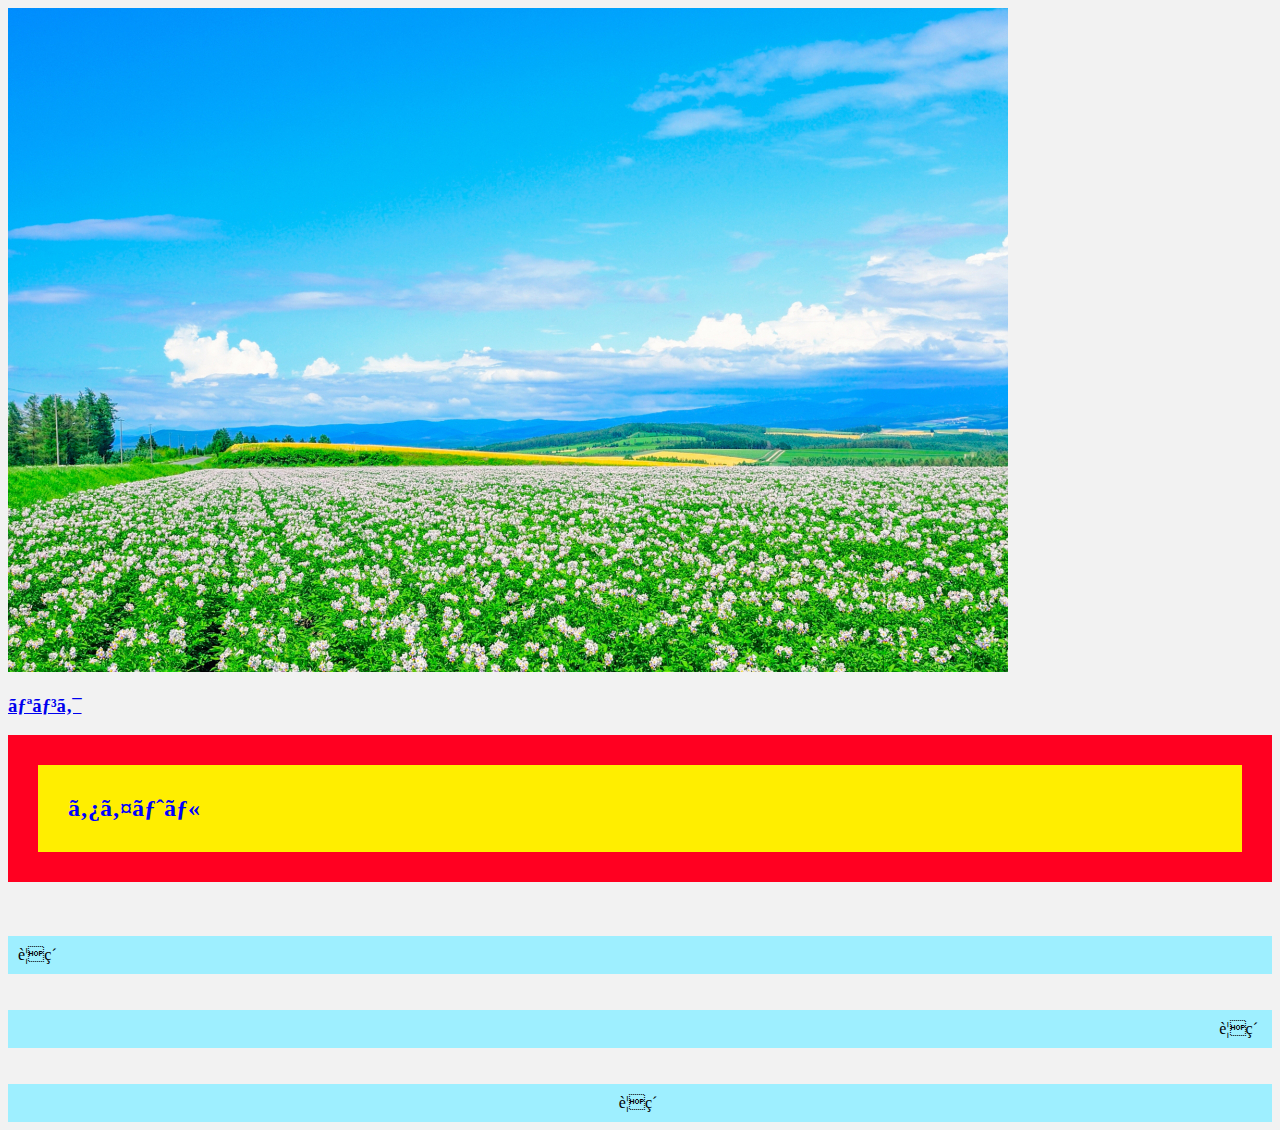
<file: index.html>
<!DOCTYPE html>
<html>

<head>
    <meta charset="UTF=8">
    <meta name="viewport" content="width=device-width, initial-scale=1">
    <title>サイト名</title>
</head>

<body>
    <img src="images/image.jpg">

    <a href="https://www.yahoo.co.jp">
        <h3>リンク</h3>
    </a>

    <div class="test">
        <h2>タイトル</h2>
    </div>

    <br>
    <br>
    <br>

    <div id="test1" class="parent">
        <div class="children">要素</div>
    </div>

    <br>
    <br>

    <div id="test2" class="parent">
        <div class="children">要素</div>
    </div>

    <br>
    <br>

    <div id="test3" class="parent">
        <div class="children">要素</div>
    </div>
</body>
<style>
    h2 {
        color: blue;
        width: 100%;
        padding: 30px;
        margin: 30px;
        background-color: #ffee00;
    }

    body {
        background-color: #f2f2f2;
    }

    .test {
        display: flex;
        background-color: #ff0021;
    }

    .parent {
        padding: 10px;
        background-color: #9eefff;
        display: flex;
    }

    #test1 {
        justify-content: flex-start;
    }

    #test2 {
        justify-content: flex-end;
    }

    #test3 {
        justify-content: center;
    }
</style>

</html>
</file>
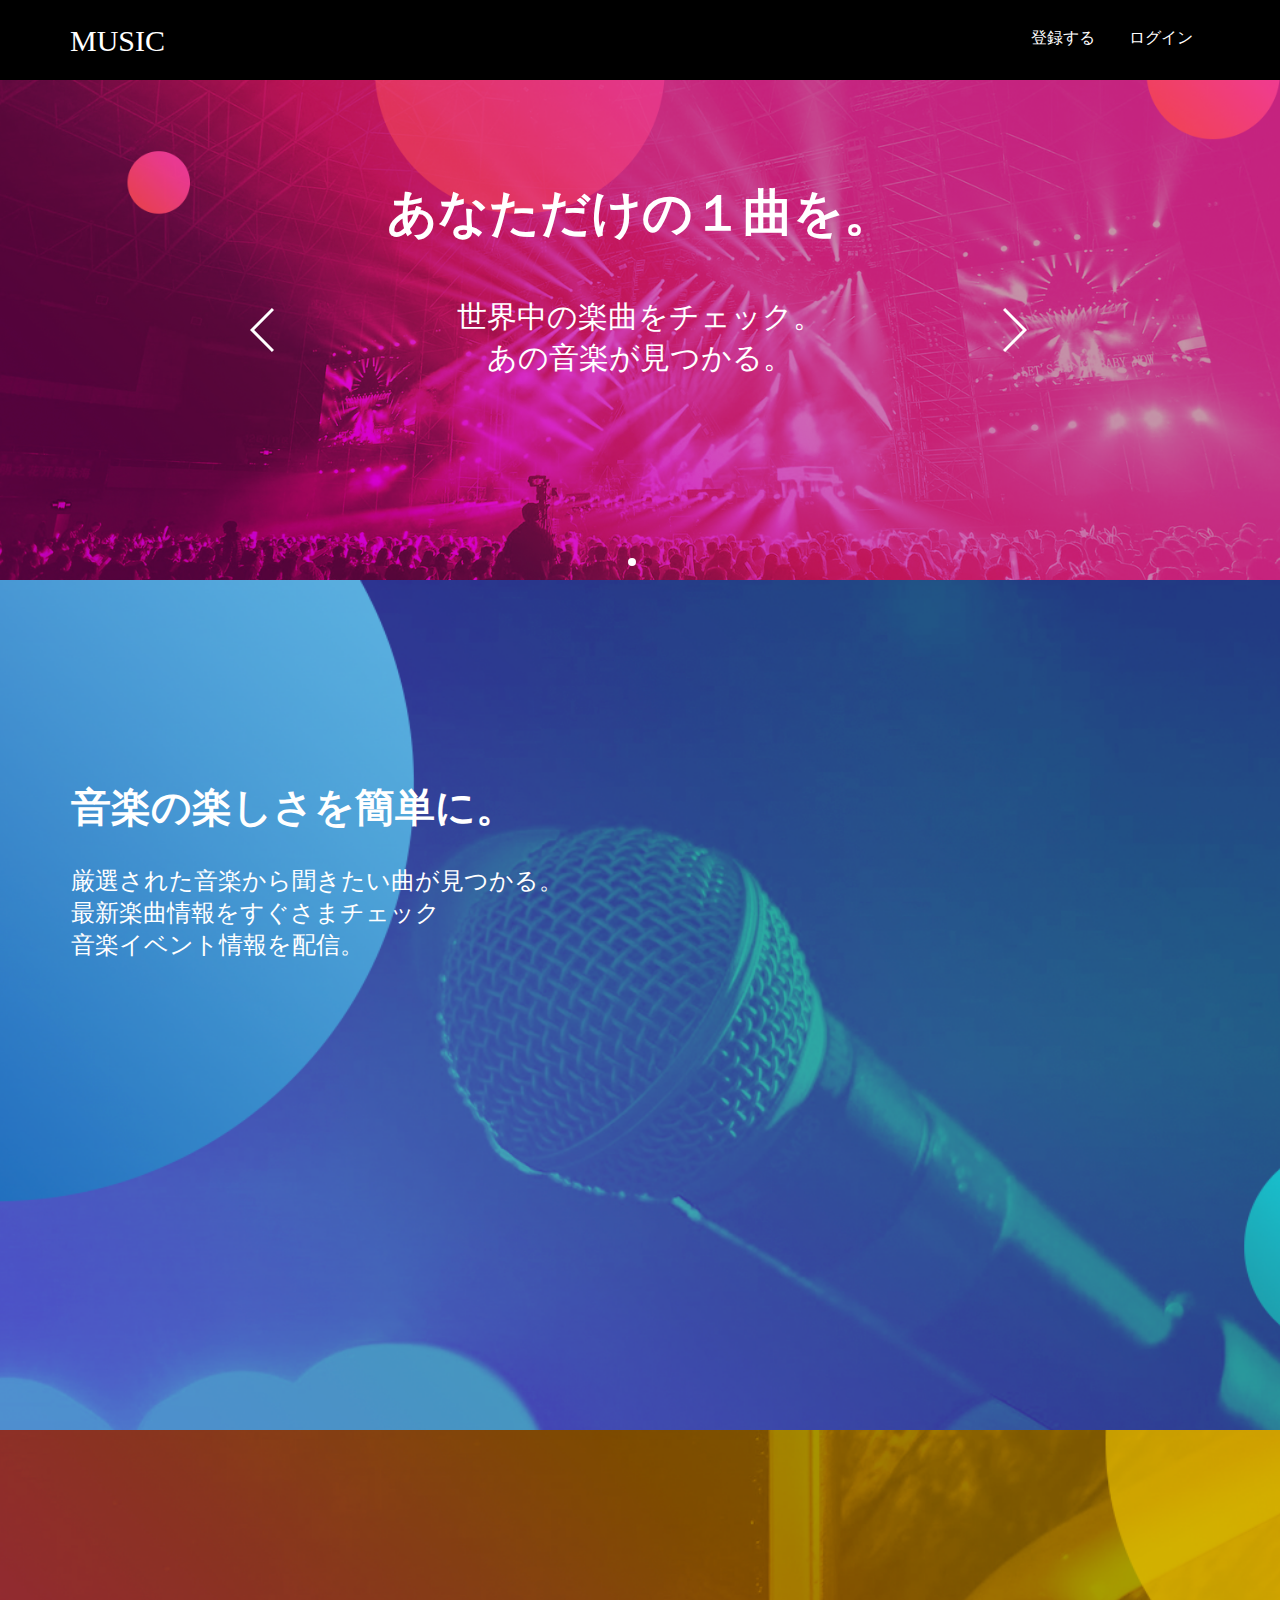
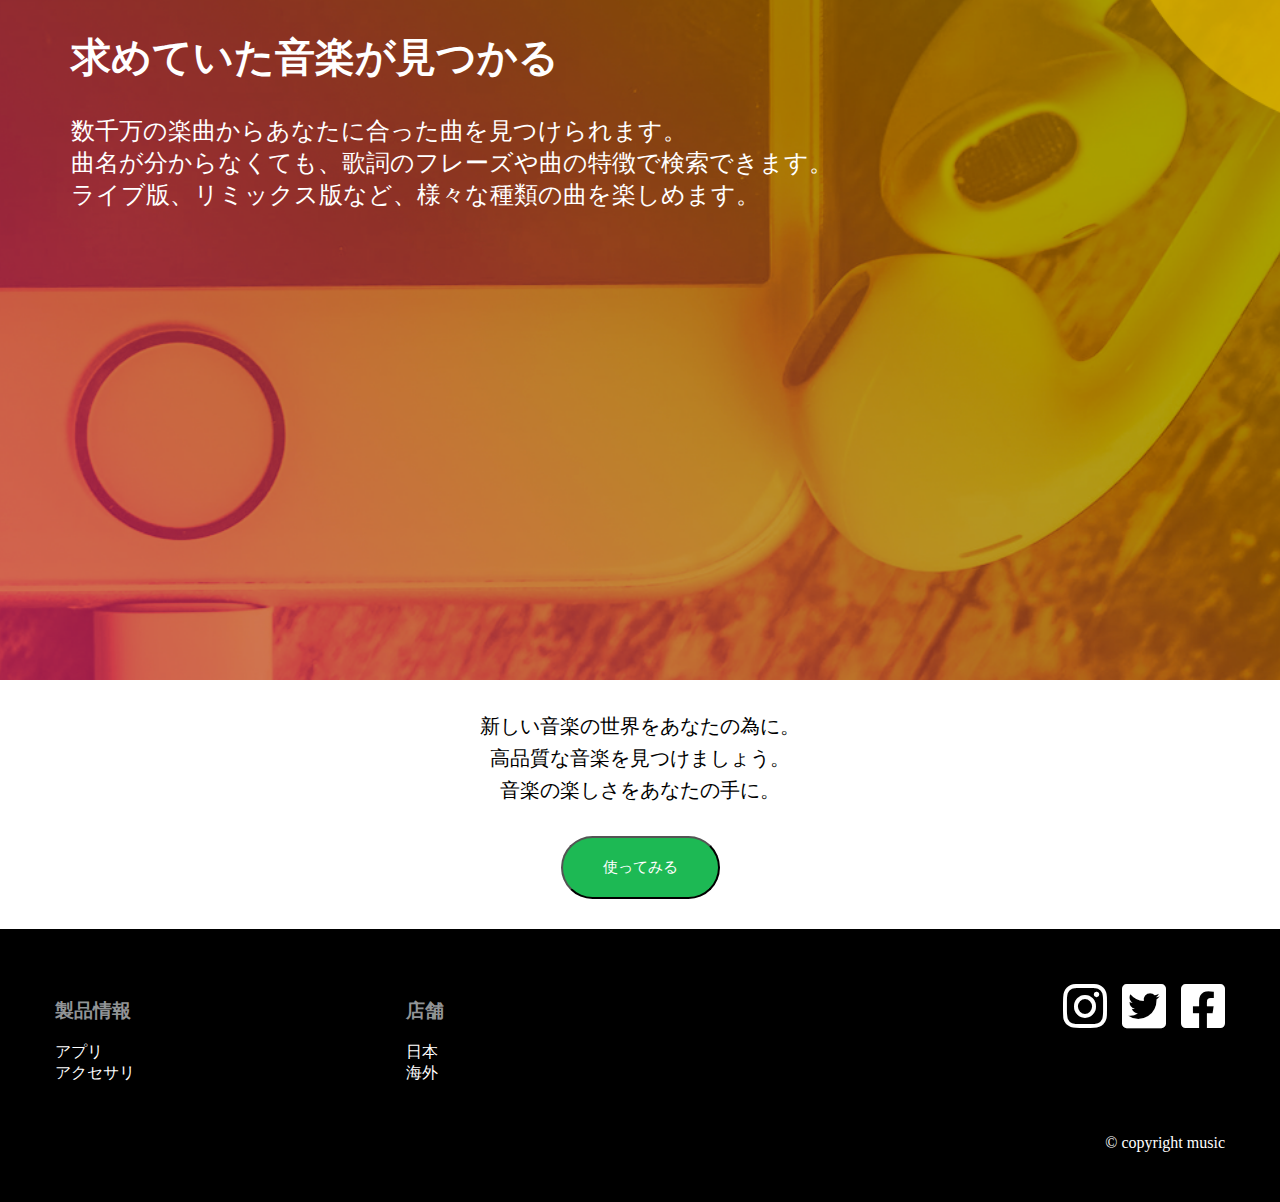
<file: chapter4-8/index.html>
<!DOCTYPE html>
<html>

<head>
    <meta charset="UTF-8">
    <meta name="viewport" content="width=device-width, initial-scale=1">
    <title>music</title>
    <link rel="stylesheet" type="text/css" href="style.css">
    <link rel="stylesheet" href="swiper/swiper.min.css">
    <link rel="stylesheet" href="fontawesome/css/all.css">
    <script src="swiper/swiper.min.js"></script>

    <!-- swiper cdn -->
    <!-- <link rel="stylesheet" href="https://unpkg.com/swiper/swiper-bundle.css" />
    <link rel="stylesheet" href="https://unpkg.com/swiper/swiper-bundle.min.css" />

    <script src="https://unpkg.com/swiper/swiper-bundle.js"></script>
    <script src="https://unpkg.com/swiper/swiper-bundle.min.js"></script> -->
</head>

<body>
    <header>
        <div class="container">
            <div class="header-main">
                <div class="logo">
                    <div class="logo-main"><img src="images/logo.svg"></div>
                </div>

                <nav>
                    <ul>
                        <li><a href="">登録する</a></li>
                        <li><a href="">ログイン</a></li>
                    </ul>
                </nav>
            </div>
        </div>
    </header>

    <section class="swiper">
        <div class="swiper-container">
            <div class="swiper-wrapper">

                <div class="swiper-slide slide01">
                    <div class="slide-contents">
                        <div class="slide-contents-title">
                            あなただけの１曲を。<br>
                        </div>
                        <div class="slide-contents-text">
                            世界中の楽曲をチェック。<br>
                            あの音楽が見つかる。<br>
                        </div>
                    </div>
                </div>

                <div class="swiper-slide slide02">
                    <div class="slide-contents">
                        <div class="slide-contents-title">
                            音楽を共有しよう。<br>
                        </div>
                        <div class="slide-contents-text">
                            気に入った楽曲をSNSで簡単にシェアできます。<br>
                            シェアを通して新しい音楽と出会おう。<br>
                        </div>
                    </div>
                </div>
            </div>

            <div class="swiper-button">
                <div class="swiper-button-prev"></div>
                <div class="swiper-button-next"></div>
            </div>

            <div class="swiper-pagination"></div>
        </div>
    </section>

    <section class="free-section-01">
        <div class="container">
            <div class="free-title">
                音楽の楽しさを簡単に。
            </div>
            <div class="free-text">
                厳選された音楽から聞きたい曲が見つかる。<br>
                最新楽曲情報をすぐさまチェック<br>
                音楽イベント情報を配信。
            </div>
        </div>
    </section>

    <section class="free-section-02">
        <div class="container">
            <div class="free-title">
                求めていた音楽が見つかる
            </div>
            <div class="free-text">
                数千万の楽曲からあなたに合った曲を見つけられます。<br>
                曲名が分からなくても、歌詞のフレーズや曲の特徴で検索できます。<br>
                ライブ版、リミックス版など、様々な種類の曲を楽しめます。
            </div>
        </div>
    </section>

    <section class="free-section-03">
        <div class="container">
            <div class="contents-main">
                <div class="contents-text">
                    新しい音楽の世界をあなたの為に。<br>
                    高品質な音楽を見つけましょう。<br>
                    音楽の楽しさをあなたの手に。
                </div>
                <div class="contents-button">
                    <button>
                        使ってみる
                    </button>
                </div>
            </div>
        </div>
    </section>

    <footer>
        <div class="container">
            <nav>
                <div class="footer-nav-01">
                    <h3 class="footer-nav-title">製品情報</h3>
                    <ul>
                        <li><a href="">アプリ</a></li>
                        <li><a href="">アクセサリ</a></li>
                    </ul>
                </div>

                <div class="footer-nav-02">
                    <h3 class="footer-nav-title">店舗</h3>
                    <ul>
                        <li><a href="">日本</a></li>
                        <li><a href="">海外</a></li>
                    </ul>
                </div>

                <div class="footer-nav-03">
                    <ul>
                        <li><a href=""><i class="fab fa-instagram"></i></a></li>
                        <li><a href=""><i class="fab fa-twitter-square"></i></a></li>
                        <li><a href=""><i class="fab fa-facebook-square"></i></a></li>
                    </ul>
                </div>
            </nav>

            <div class="footer-bottom">
                <div class="copyright">© copyright music</div>
            </div>
        </div>
    </footer>

    <script type="text/javascript">
        var swiper = new Swiper('.swiper-container', {
            speed: 1000,
            autoplay: true,
            loop: true,
            navigation: {
                nextEl: '.swiper-button-next',
                prevEl: '.swiper-button-prev'
            },
            pagination: {
                el: '.swiper-pagination',
            }
        });
    </script>

</body>

</html>
</file>
<file: chapter4-8/style.css>
body {
    margin: 0px;
}

a {
    cursor: pointer;
    text-decoration: none;
}

ul {
    padding: 0px;
    margin: 0px;
    list-style: none;
}

.container {
    max-width: 1170px;
    width: 100%;
    margin-right: auto;
    margin-left: auto;
}

header {
    background-color: #000;
    position: fixed;
    width: 100%;
    top: 0;
    z-index: 1000;
}

.header-main {
    display: flex;
}

.logo {
    width: 30%;
    padding-left: 15px;
}

.logo-main {
    margin-top: 25px;
    margin-bottom: 25px;
    line-height: 0;
}

header nav {
    width: 70%;
}

header ul {
    display: flex;
    justify-content: flex-end;
    padding-right: 15px;
}

header li a {
    color: #fff;
    padding: 28px 17px;
    display: block;
}

header li a:hover {
    color: #009e45;
}

.swiper {
    margin-top: 80px;
}

.swiper-container {
    height: 500px;
}

.swiper-slide {
    color: #ffffff;
    width: 100%;
    text-align: center;
    background-color: #9e9e9e;
}

.slide-contents-title {
    padding-top: 100px;
    font-size: 50px;
    font-weight: bold;
}

.slide-contents-text {
    padding-top: 50px;
    font-size: 30px;
}

.slide01 {
    background: url(images/bg_01a.png)no-repeat;
    background-size: cover;
    background-position: center;
}

.slide02 {
    background: url(images/bg_01b.png)no-repeat;
    background-size: cover;
    background-position: center;
}

.swiper-button {
    position: absolute;
    z-index: 10;
    top: 0;
    left: 0;
    right: 0;
    bottom: 0;
    max-width: 800px;
    margin: auto;
}

.swiper .swiper-button-prev {
    background: url(images/arrow-left.svg)no-repeat;
}

.swiper .swiper-button-next {
    background: url(images/arrow-right.svg)no-repeat;
}

.swiper .swiper-pagination-bullet-active {
    background: #fff;
}

.free-section-01 .container,
.free-section-02 .container {
    height: 650px;
    padding-top: 200px;
    color: #fff;
}

.free-title {
    font-size: 40px;
    font-weight: bold;
    margin-bottom: 30px;
    padding-left: 16px;
}

.free-text {
    font-size: 24px;
    padding-left: 16px;
}

.free-section-01 {
    background: url(images/bg_02.png);
    background-position: center center;
    background-size: cover;
}

.free-section-02 {
    background: url(images/bg_03.png);
    background-position: center center;
    background-size: cover;
}

.free-section-03 button {
    color: #fff;
    background-color: #1db954;
    font-size: 15px;
    border-radius: 500px;
    padding: 20px 40px 20px;
    transition: 1s;
    cursor: pointer;
}

.free-section-03 button:hover {
    background-color: #1ed760;
}

.free-section-03 .contents-main {
    text-align: center;
    margin: auto;
    font-size: 20px;
    line-height: 1.6;
}

.free-section-03 .contents-text {
    padding-top: 30px;
    padding-bottom: 30px;
}

.free-section-03 .contents-button {
    padding-bottom: 30px;
}

footer {
    display: flex;
    background: #000;
    padding: 50px 15px 50px;
}

footer nav {
    display: flex;
}

footer a {
    color: #fff;
}

.footer-nav-title {
    color: #919496;
}

.footer-nav-01,
.footer-nav-02 {
    width: 30%;
}

.footer-nav-03 {
    width: 40%;
}

.footer-nav-03 ul {
    display: flex;
    justify-content: flex-end;
}

.footer-nav-03 li {
    padding-left: 15px;
    font-size: 50px;
}

.footer-bottom{
    margin-top: 50px;
}

.copyright {
    text-align: right;
    color: #fff;
}

@media(max-width: 600px) {
    .slide-contents-title {
        font-size: 36px;
    }

    .slide-contents-text {
        font-size: 24px;
    }

    .swiper-button-prev,
    .swiper-button-next {
        display: none;
    }

    .free-section-01 .container,
    .free-section-02 .container {
        padding-top: 100px;
    }

    .free-section-01,
    .free-section-02 {
        height: 500px;
    }

    .free-title {
        font-size: 30px;
    }

    .free-text {
        font-size: 20px;
    }
}
</file>
